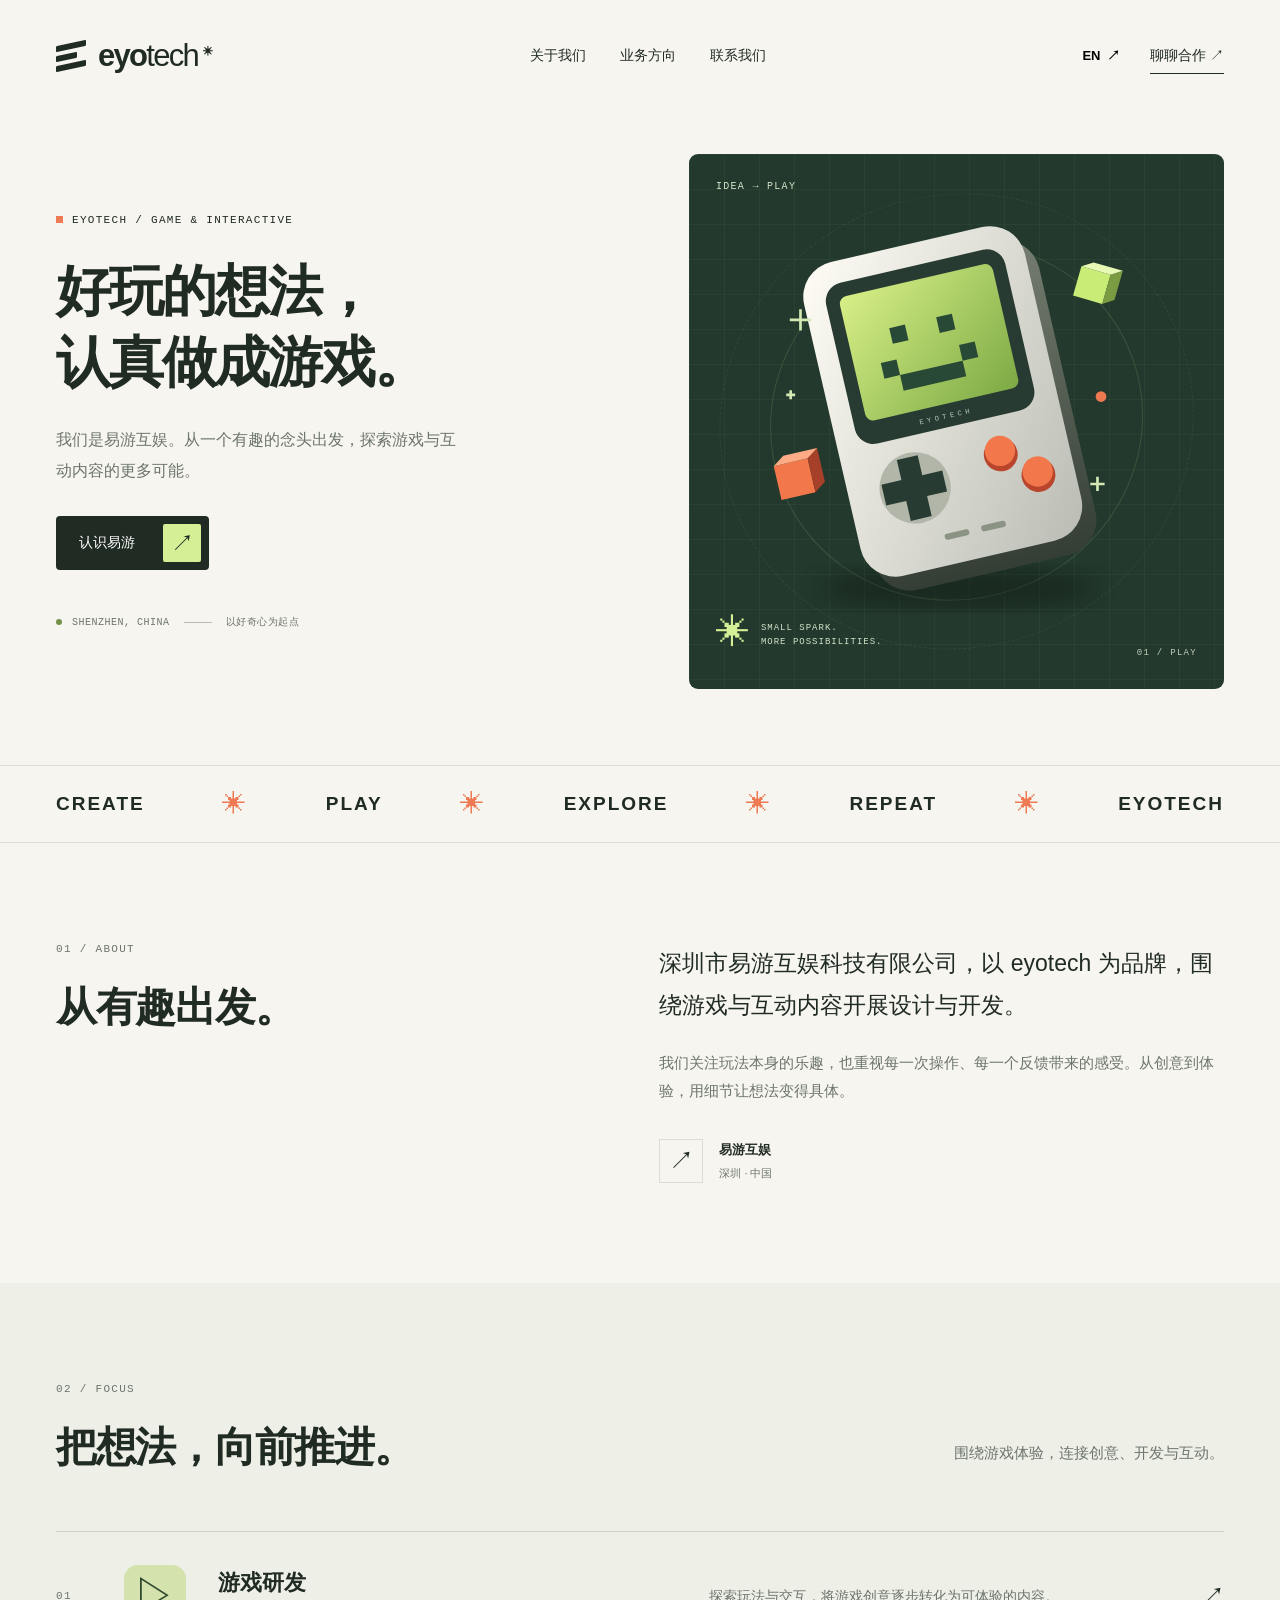
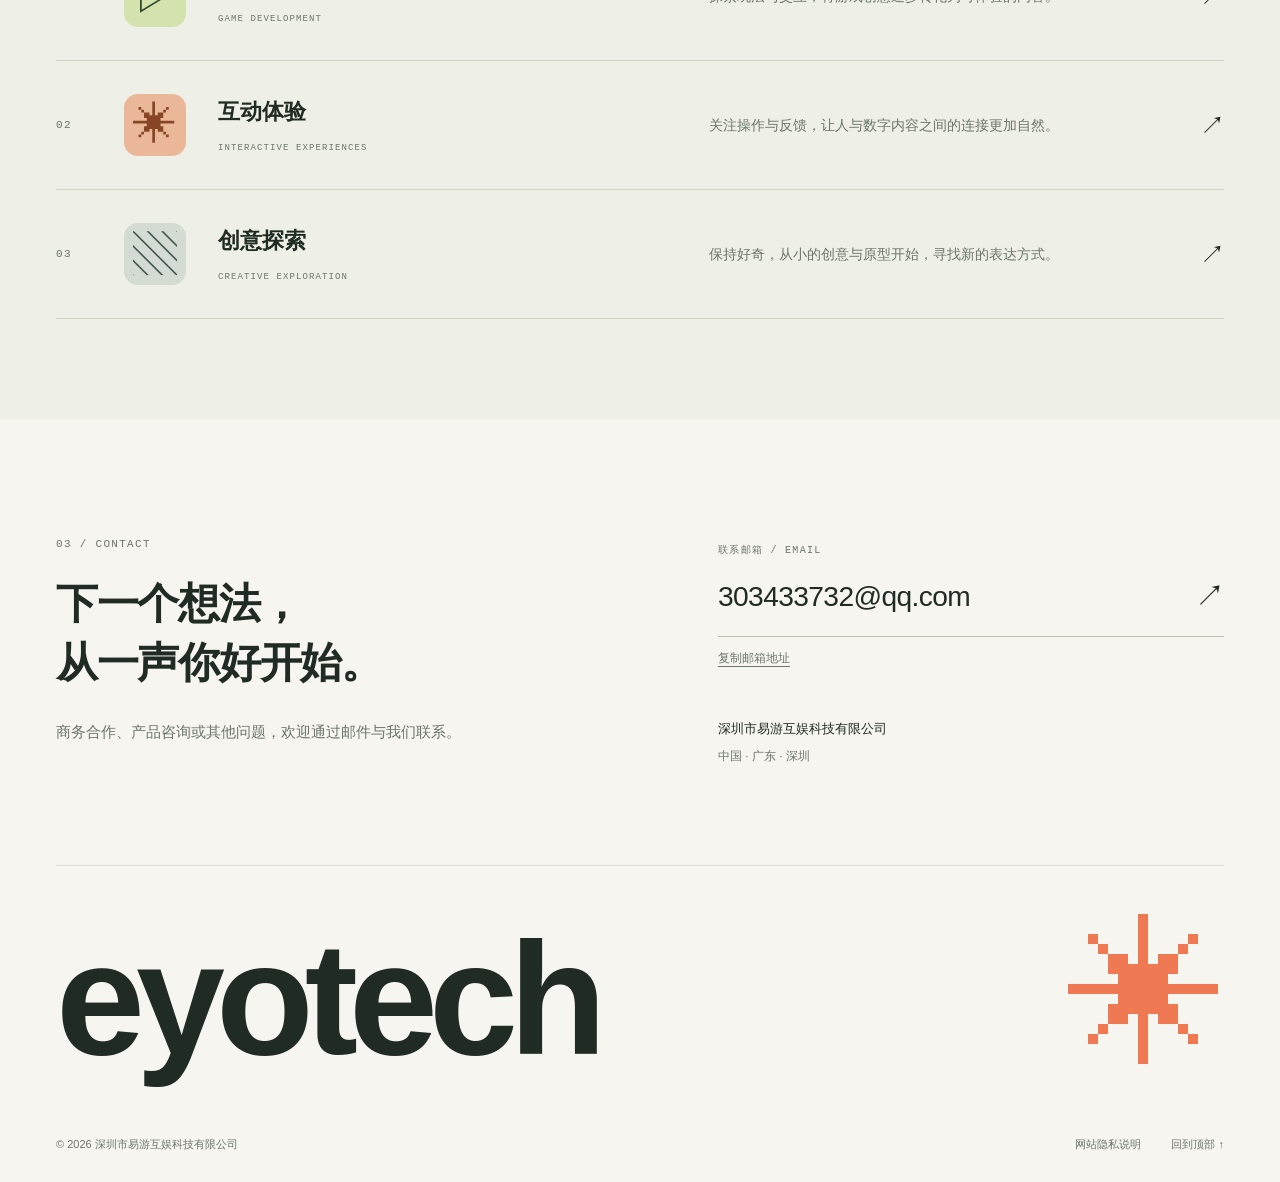
<file: index.html>
<!doctype html>
<html lang="zh-CN">
<head>
  <meta charset="utf-8">
  <meta name="viewport" content="width=device-width, initial-scale=1">
  <meta name="description" content="eyotech · 深圳市易游互娱科技有限公司。专注游戏与互动内容，让好玩的想法成为触手可及的体验。">
  <meta name="theme-color" content="#f6f5ef">
  <title>eyotech · 深圳市易游互娱科技有限公司</title>
  <link rel="icon" href="favicon.svg" type="image/svg+xml">
  <link rel="stylesheet" href="styles.css">
  <script src="site.js" defer></script>
</head>
<body>
  <a class="skip-link" href="#main" data-zh="跳到主要内容" data-en="Skip to content">跳到主要内容</a>
  <header class="header wrap">
    <a class="brand" href="#home" aria-label="eyotech 首页"><span class="brand-mark" aria-hidden="true"><i></i><i></i><i></i></span>eyo<span class="brand-light">tech</span><span class="brand-dot" aria-hidden="true">✳</span></a>
    <nav class="desktop-nav" aria-label="主导航">
      <a href="#about" data-zh="关于我们" data-en="About us">关于我们</a>
      <a href="#focus" data-zh="业务方向" data-en="Our focus">业务方向</a>
      <a href="#contact" data-zh="联系我们" data-en="Contact">联系我们</a>
    </nav>
    <div class="header-actions"><button class="lang-switch" type="button" aria-label="Switch to English">EN <span aria-hidden="true">↗</span></button><a class="nav-contact" href="mailto:303433732@qq.com" data-zh="聊聊合作 ↗" data-en="Let's talk ↗">聊聊合作 ↗</a></div>
  </header>
  <main id="main">
    <section class="hero wrap" id="home" aria-labelledby="hero-title">
      <div class="hero-copy">
        <p class="eyebrow"><span class="tiny-square"></span> EYOTECH / GAME & INTERACTIVE</p>
        <h1 id="hero-title"><span data-zh="好玩的想法，" data-en="Good ideas.">好玩的想法，</span><br><span class="hero-line" data-zh="认真做成游戏。" data-en="Made to play.">认真做成游戏。</span></h1>
        <p class="hero-description" data-zh="我们是易游互娱。从一个有趣的念头出发，探索游戏与互动内容的更多可能。" data-en="We are eyotech. Starting with a spark of curiosity, we explore what games and interactive experiences can become.">我们是易游互娱。从一个有趣的念头出发，探索游戏与互动内容的更多可能。</p>
        <a class="primary-button" href="#about"><span data-zh="认识易游" data-en="Meet eyotech">认识易游</span><span class="button-arrow" aria-hidden="true">↗</span></a>
        <div class="hero-caption"><span class="status-dot"></span><span>SHENZHEN, CHINA</span><span class="caption-rule"></span><span data-zh="以好奇心为起点" data-en="Built on curiosity">以好奇心为起点</span></div>
      </div>
      <div class="hero-art" role="img" aria-label="由游戏按键、像素方块和轨道构成的抽象游戏插画">
        <div class="art-grid"></div><div class="art-circle"></div>
        <div class="art-label">IDEA → PLAY</div>
        <svg class="game-art" viewBox="0 0 600 600" aria-hidden="true">
          <defs><linearGradient id="body" x1="0" y1="0" x2="1" y2="1"><stop stop-color="#fffdf5"/><stop offset="1" stop-color="#babcb3"/></linearGradient><linearGradient id="edge" x1="0" y1="0" x2="0" y2="1"><stop stop-color="#777e71"/><stop offset="1" stop-color="#343e35"/></linearGradient><linearGradient id="screen" x1="0" y1="0" x2="1" y2="1"><stop stop-color="#d8ef87"/><stop offset="1" stop-color="#7caa45"/></linearGradient><filter id="shadow"><feGaussianBlur stdDeviation="14"/></filter></defs>
          <ellipse cx="302" cy="487" rx="156" ry="23" fill="#000" opacity=".28" filter="url(#shadow)"/>
          <g transform="rotate(-13 300 300)">
            <rect x="175" y="113" width="254" height="361" rx="40" fill="url(#edge)"/>
            <rect x="163" y="94" width="254" height="361" rx="40" fill="url(#body)"/>
            <rect x="187" y="119" width="206" height="185" rx="21" fill="#283b32"/>
            <rect x="202" y="135" width="176" height="143" rx="9" fill="url(#screen)"/>
            <g fill="#284936"><rect x="250" y="181" width="18" height="18"/><rect x="304" y="181" width="18" height="18"/><rect x="232" y="217" width="18" height="18"/><rect x="322" y="217" width="18" height="18"/><rect x="250" y="235" width="72" height="18"/></g>
            <text x="290" y="294" text-anchor="middle" fill="#bdc9b9" font-family="monospace" font-size="8" letter-spacing="4">EYOTECH</text>
            <circle cx="238" cy="362" r="40" fill="#b1b6a9"/><path d="M225 327h24v23h23v24h-23v23h-24v-23h-23v-24h23z" fill="#283b32"/>
            <circle cx="340" cy="347" r="19" fill="#b9452d"/><circle cx="340" cy="343" r="17" fill="#f2784c"/>
            <circle cx="376" cy="379" r="19" fill="#b9452d"/><circle cx="376" cy="375" r="17" fill="#f2784c"/>
            <rect x="258" y="420" width="28" height="7" rx="3" fill="#8b9385"/><rect x="300" y="420" width="28" height="7" rx="3" fill="#8b9385"/>
          </g>
          <g transform="translate(440 126) rotate(16)"><path d="M0 0h34v34H0z" fill="#c8ec75"/><path d="m34 0 12-8v34L34 34z" fill="#7b9b43"/><path d="m0 0 12-8h34L34 0z" fill="#e7f8b5"/></g>
          <g transform="translate(95 350) rotate(-13)"><path d="M0 0h39v39H0z" fill="#f2784c"/><path d="m39 0 13-9v39l-13 9z" fill="#a64028"/><path d="m0 0 13-9h39L39 0z" fill="#ffac86"/></g>
          <path d="M125 174v24m-12-12h24M458 362v16m-8-8h16M114 265v10m-5-5h10" stroke="#d4e8b4" stroke-width="3"/>
          <circle cx="462" cy="272" r="6" fill="#ed7950"/>
        </svg>
        <div class="art-note"><span class="art-cross">✳</span><span>SMALL SPARK.<br>MORE POSSIBILITIES.</span></div><span class="art-index">01 / PLAY</span>
      </div>
    </section>
    <div class="ticker" aria-hidden="true"><div class="wrap ticker-content"><span>CREATE</span><b>✳</b><span>PLAY</span><b>✳</b><span>EXPLORE</span><b>✳</b><span>REPEAT</span><b>✳</b><span>EYOTECH</span></div></div>
    <section class="about wrap section" id="about" aria-labelledby="about-title">
      <div class="section-heading"><span class="section-number">01 / ABOUT</span><h2 id="about-title" data-zh="从有趣出发。" data-en="It starts with play.">从有趣出发。</h2></div>
      <div class="about-body"><p class="large-copy" data-zh="深圳市易游互娱科技有限公司，以 eyotech 为品牌，围绕游戏与互动内容开展设计与开发。" data-en="eyotech is the brand of 深圳市易游互娱科技有限公司, a Shenzhen-based company working in games and interactive content.">深圳市易游互娱科技有限公司，以 eyotech 为品牌，围绕游戏与互动内容开展设计与开发。</p><p class="muted-copy" data-zh="我们关注玩法本身的乐趣，也重视每一次操作、每一个反馈带来的感受。从创意到体验，用细节让想法变得具体。" data-en="We care about the fun at the heart of an idea, and how every interaction feels. Thoughtful details turn a creative spark into something you can experience.">我们关注玩法本身的乐趣，也重视每一次操作、每一个反馈带来的感受。从创意到体验，用细节让想法变得具体。</p><div class="company-stamp"><span class="stamp-icon" aria-hidden="true">↗</span><div><strong data-zh="易游互娱" data-en="eyotech">易游互娱</strong><span data-zh="深圳 · 中国" data-en="Shenzhen · China">深圳 · 中国</span></div></div></div>
    </section>
    <section class="focus-section" id="focus" aria-labelledby="focus-title"><div class="wrap section">
      <div class="focus-top"><div class="section-heading"><span class="section-number">02 / FOCUS</span><h2 id="focus-title" data-zh="把想法，向前推进。" data-en="Ideas, brought to life.">把想法，向前推进。</h2></div><p class="muted-copy" data-zh="围绕游戏体验，连接创意、开发与互动。" data-en="Connecting ideas, development and interaction through play.">围绕游戏体验，连接创意、开发与互动。</p></div>
      <div class="focus-list">
        <article class="focus-row"><span class="focus-no">01</span><div class="focus-icon icon-play" aria-hidden="true">▷</div><div class="focus-title"><h3 data-zh="游戏研发" data-en="Game development">游戏研发</h3><span>GAME DEVELOPMENT</span></div><p data-zh="探索玩法与交互，将游戏创意逐步转化为可体验的内容。" data-en="Exploring mechanics and interactions, bringing game ideas into playable form.">探索玩法与交互，将游戏创意逐步转化为可体验的内容。</p><span class="row-arrow" aria-hidden="true">↗</span></article>
        <article class="focus-row"><span class="focus-no">02</span><div class="focus-icon icon-cross" aria-hidden="true">✳</div><div class="focus-title"><h3 data-zh="互动体验" data-en="Interactive experiences">互动体验</h3><span>INTERACTIVE EXPERIENCES</span></div><p data-zh="关注操作与反馈，让人与数字内容之间的连接更加自然。" data-en="Focusing on input and feedback to create a natural connection with digital content.">关注操作与反馈，让人与数字内容之间的连接更加自然。</p><span class="row-arrow" aria-hidden="true">↗</span></article>
        <article class="focus-row"><span class="focus-no">03</span><div class="focus-icon icon-block" aria-hidden="true">▧</div><div class="focus-title"><h3 data-zh="创意探索" data-en="Creative exploration">创意探索</h3><span>CREATIVE EXPLORATION</span></div><p data-zh="保持好奇，从小的创意与原型开始，寻找新的表达方式。" data-en="Staying curious, starting with small ideas and prototypes to discover new forms of expression.">保持好奇，从小的创意与原型开始，寻找新的表达方式。</p><span class="row-arrow" aria-hidden="true">↗</span></article>
      </div>
    </div></section>
    <section class="contact wrap section" id="contact" aria-labelledby="contact-title"><div><span class="section-number">03 / CONTACT</span><h2 id="contact-title"><span data-zh="下一个想法，" data-en="Your next idea.">下一个想法，</span><br><span data-zh="从一声你好开始。" data-en="Starts with hello.">从一声你好开始。</span></h2><p class="muted-copy" data-zh="商务合作、产品咨询或其他问题，欢迎通过邮件与我们联系。" data-en="For business enquiries, product questions or other matters, get in touch by email.">商务合作、产品咨询或其他问题，欢迎通过邮件与我们联系。</p></div><div class="contact-details"><span class="email-label" data-zh="联系邮箱 / EMAIL" data-en="GET IN TOUCH / EMAIL">联系邮箱 / EMAIL</span><a class="email-link" href="mailto:303433732@qq.com">303433732@qq.com <span aria-hidden="true">↗</span></a><button class="copy-email" type="button" data-zh="复制邮箱地址" data-en="Copy email address">复制邮箱地址</button><div class="contact-company"><strong>深圳市易游互娱科技有限公司</strong><span data-zh="中国 · 广东 · 深圳" data-en="Shenzhen, Guangdong, China">中国 · 广东 · 深圳</span></div></div></section>
  </main>
  <footer class="footer wrap"><a class="footer-brand" href="#home">eyotech<span>✳</span></a><div class="footer-bottom"><span>© 2026 深圳市易游互娱科技有限公司</span><div><a href="privacy.html" data-zh="网站隐私说明" data-en="Website privacy notice">网站隐私说明</a><a href="#home" data-zh="回到顶部 ↑" data-en="Back to top ↑">回到顶部 ↑</a></div></div></footer>
  <div class="toast" role="status" aria-live="polite"></div>
</body>
</html>
</file>
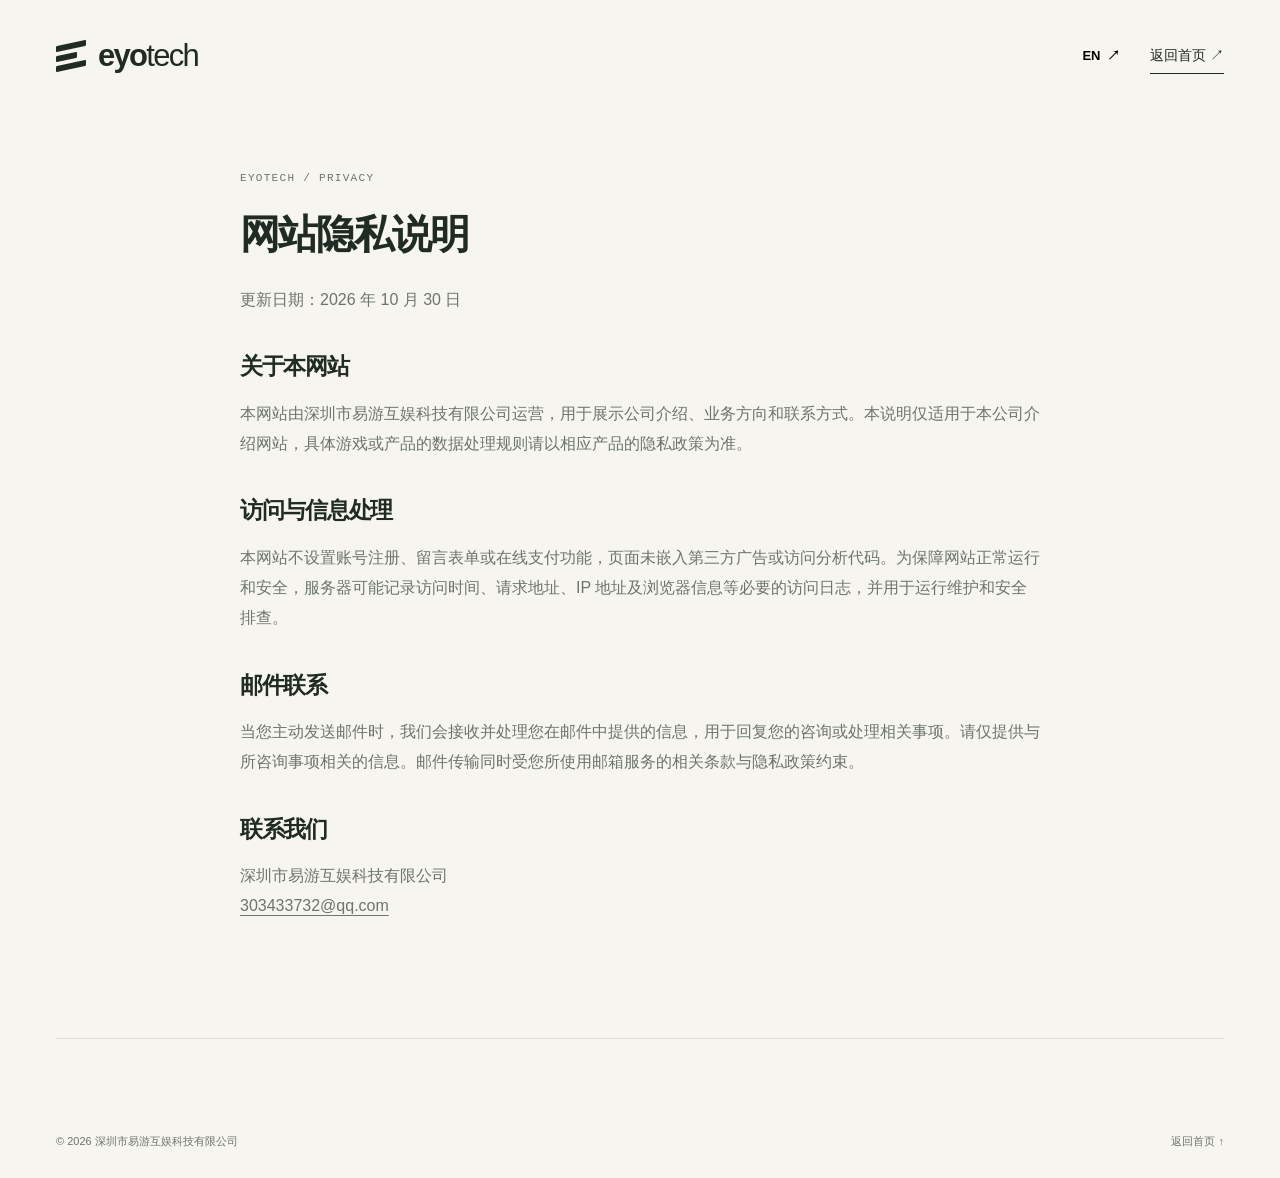
<file: privacy.html>
<!doctype html>
<html lang="zh-CN"><head><meta charset="utf-8"><meta name="viewport" content="width=device-width,initial-scale=1"><meta name="description" content="eyotech 公司网站隐私说明"><meta name="theme-color" content="#f6f5ef"><title>网站隐私说明 · eyotech</title><link rel="icon" href="favicon.svg" type="image/svg+xml"><link rel="stylesheet" href="styles.css"><script src="site.js" defer></script></head><body>
<a class="skip-link" href="#main" data-zh="跳到主要内容" data-en="Skip to content">跳到主要内容</a>
<header class="header wrap"><a class="brand" href="index.html" aria-label="eyotech 首页"><span class="brand-mark" aria-hidden="true"><i></i><i></i><i></i></span>eyo<span class="brand-light">tech</span></a><div class="header-actions"><button class="lang-switch" type="button" aria-label="Switch to English">EN <span aria-hidden="true">↗</span></button><a class="nav-contact" href="index.html" data-zh="返回首页 ↗" data-en="Back to home ↗">返回首页 ↗</a></div></header>
<main class="privacy-page wrap section" id="main"><span class="section-number">EYOTECH / PRIVACY</span><h1 data-zh="网站隐私说明" data-en="Website privacy notice">网站隐私说明</h1><p data-zh="更新日期：2026 年 10 月 30 日" data-en="Last updated: October 30, 2026">更新日期：2026 年 10 月 30 日</p>
<h2 data-zh="关于本网站" data-en="About this website">关于本网站</h2><p data-zh="本网站由深圳市易游互娱科技有限公司运营，用于展示公司介绍、业务方向和联系方式。本说明仅适用于本公司介绍网站，具体游戏或产品的数据处理规则请以相应产品的隐私政策为准。" data-en="This website is operated by 深圳市易游互娱科技有限公司 (eyotech) to present company information, areas of focus and contact details. This notice applies only to this company website. Individual games and products have their own applicable privacy policies.">本网站由深圳市易游互娱科技有限公司运营，用于展示公司介绍、业务方向和联系方式。本说明仅适用于本公司介绍网站，具体游戏或产品的数据处理规则请以相应产品的隐私政策为准。</p>
<h2 data-zh="访问与信息处理" data-en="Visits and information handling">访问与信息处理</h2><p data-zh="本网站不设置账号注册、留言表单或在线支付功能，页面未嵌入第三方广告或访问分析代码。为保障网站正常运行和安全，服务器可能记录访问时间、请求地址、IP 地址及浏览器信息等必要的访问日志，并用于运行维护和安全排查。" data-en="This website has no account registration, enquiry submission form or online payment functionality. Its pages do not embed third-party advertising or analytics code. The server may record necessary access logs, such as visit time, requested URL, IP address and browser information, for site operation, maintenance and security.">本网站不设置账号注册、留言表单或在线支付功能，页面未嵌入第三方广告或访问分析代码。为保障网站正常运行和安全，服务器可能记录访问时间、请求地址、IP 地址及浏览器信息等必要的访问日志，并用于运行维护和安全排查。</p>
<h2 data-zh="邮件联系" data-en="Contact by email">邮件联系</h2><p data-zh="当您主动发送邮件时，我们会接收并处理您在邮件中提供的信息，用于回复您的咨询或处理相关事项。请仅提供与所咨询事项相关的信息。邮件传输同时受您所使用邮箱服务的相关条款与隐私政策约束。" data-en="If you choose to email us, we receive and use the information you provide to respond to your enquiry or address the relevant matter. Please provide only information relevant to your enquiry. Email transmission is also subject to the terms and privacy policies of the email services used.">当您主动发送邮件时，我们会接收并处理您在邮件中提供的信息，用于回复您的咨询或处理相关事项。请仅提供与所咨询事项相关的信息。邮件传输同时受您所使用邮箱服务的相关条款与隐私政策约束。</p>
<h2 data-zh="联系我们" data-en="Contact us">联系我们</h2><p>深圳市易游互娱科技有限公司<br><a href="mailto:303433732@qq.com">303433732@qq.com</a></p></main>
<footer class="footer wrap"><div class="footer-bottom"><span>© 2026 深圳市易游互娱科技有限公司</span><a href="index.html" data-zh="返回首页 ↑" data-en="Back to home ↑">返回首页 ↑</a></div></footer><div class="toast" role="status" aria-live="polite"></div></body></html>
</file>
<file: styles.css>
@charset "UTF-8";
:root{--paper:#f6f5ef;--ink:#202b23;--muted:#6c756c;--line:#dcded4;--green:#d5ef96;--orange:#ee7952;--dark:#23392d;--font:Inter,"Segoe UI","PingFang SC","Microsoft YaHei",sans-serif}
*{box-sizing:border-box}html{scroll-behavior:smooth;scroll-padding-top:32px}body{margin:0;background:var(--paper);color:var(--ink);font-family:var(--font);-webkit-font-smoothing:antialiased}a{color:inherit;text-decoration:none}button{font:inherit;cursor:pointer}a:focus-visible,button:focus-visible{outline:3px solid var(--orange);outline-offset:5px}.wrap{width:min(1280px,calc(100% - 112px));margin-inline:auto}.skip-link{position:fixed;z-index:10;top:-100px;background:var(--green);padding:12px}.skip-link:focus{top:10px}.header{height:112px;display:flex;align-items:center;justify-content:space-between;gap:36px}.brand{display:flex;align-items:center;font-size:31px;font-weight:800;letter-spacing:-1.7px}.brand-light{font-weight:500}.brand-dot{font-size:10px;align-self:flex-start;margin:8px 0 0 5px;letter-spacing:0}.brand-mark{width:30px;display:grid;gap:4px;margin-right:12px;transform:skewY(-12deg)}.brand-mark i{height:6px;background:var(--ink);border-radius:1px}.brand-mark i:nth-child(2){width:21px}.desktop-nav{display:flex;gap:34px;font-size:14px}.desktop-nav a,.footer a{transition:color .2s}.desktop-nav a:hover,.footer a:hover{color:#bd4c2a}.header-actions{display:flex;align-items:center;gap:30px}.lang-switch{border:0;background:none;padding:8px 0;font-size:13px;font-weight:650}.lang-switch span{margin-left:3px}.nav-contact{font-size:14px;border-bottom:1px solid var(--ink);padding:8px 0}.hero{display:grid;grid-template-columns:1.08fr 1fr;gap:55px;padding:42px 0 76px;align-items:center}.eyebrow,.section-number,.hero-caption,.art-label,.art-note,.art-index,.focus-no,.email-label{font-family:"SFMono-Regular",Consolas,monospace;font-size:11px;font-weight:500;letter-spacing:1.3px}.eyebrow{display:flex;align-items:center;gap:9px;margin:0 0 30px}.tiny-square{width:7px;height:7px;background:var(--orange)}h1{font-size:clamp(38px,4.3vw,65px);line-height:1.3;letter-spacing:-2px;font-weight:750;margin:0 0 25px}.hero-line{white-space:nowrap}.hero-description{max-width:410px;font-size:16px;line-height:1.95;color:var(--muted);margin:0 0 30px}.primary-button{display:inline-flex;align-items:center;gap:28px;padding:8px 8px 8px 23px;min-height:54px;background:var(--ink);color:white;border-radius:4px;font-size:14px;transition:transform .2s,background .2s}.primary-button:hover{background:#374d3b;transform:translateY(-2px)}.button-arrow{width:38px;height:38px;display:grid;place-items:center;background:var(--green);color:var(--ink);border-radius:2px;font-size:23px}.hero-caption{display:flex;gap:10px;align-items:center;margin-top:45px;font-size:10px;color:var(--muted);letter-spacing:.5px}.status-dot{width:6px;height:6px;border-radius:50%;background:#74914b}.caption-rule{width:28px;height:1px;background:#b8bdb0;margin:0 4px}.hero-art{position:relative;aspect-ratio:1/1;min-height:380px;overflow:hidden;background:var(--dark);border-radius:9px}.art-grid{position:absolute;inset:0;background-image:linear-gradient(#c6eaa00b 1px,transparent 1px),linear-gradient(90deg,#c6eaa00b 1px,transparent 1px);background-size:35px 35px}.art-circle{position:absolute;inset:15%;border:1px solid #c7e79a25;border-radius:50%;transform:rotate(-20deg) scaleY(.95)}.art-circle:after{content:"";position:absolute;inset:-14%;border:1px dashed #c7e79a16;border-radius:50%}.art-label{position:absolute;left:27px;top:27px;color:#d4e3ca;font-size:10px}.game-art{position:absolute;inset:0;width:100%;height:100%;transition:transform .6s}.hero-art:hover .game-art{transform:translateY(-5px) rotate(1deg)}.art-note{display:flex;align-items:center;gap:10px;position:absolute;left:27px;bottom:27px;color:#d4e3ca;font-size:9px;line-height:1.6;letter-spacing:1px}.art-cross{font-size:34px;color:var(--green)}.art-index{position:absolute;right:27px;bottom:31px;color:#c2cdb9;font-size:9px}.ticker{border-top:1px solid var(--line);border-bottom:1px solid var(--line);overflow:hidden}.ticker-content{display:flex;align-items:center;justify-content:space-between;gap:28px;padding:24px 0;font-size:19px;font-weight:550;letter-spacing:2px}.ticker b{color:var(--orange);font-size:24px;font-weight:400}.section{padding-top:100px;padding-bottom:100px}.about{display:grid;grid-template-columns:1fr 1.1fr;gap:90px}.section-number{display:block;color:var(--muted);margin-bottom:24px;font-size:11px}h2{font-size:clamp(29px,3.2vw,44px);font-weight:650;letter-spacing:-1.3px;line-height:1.4;margin:0}.large-copy{font-size:23px;line-height:1.8;margin:0 0 23px;font-weight:500}.muted-copy{font-size:15px;line-height:1.9;color:var(--muted);margin:0}.company-stamp{display:flex;align-items:center;gap:16px;margin-top:33px}.stamp-icon{width:44px;height:44px;display:grid;place-items:center;border:1px solid var(--line);font-size:25px}.company-stamp strong,.company-stamp span:not(.stamp-icon){display:block;font-size:13px}.company-stamp div>span{margin-top:7px;color:var(--muted);font-size:11px!important}.focus-section{background:#eeefe6}.focus-top{display:flex;justify-content:space-between;align-items:flex-end;gap:45px;margin-bottom:55px}.focus-top>.muted-copy{max-width:280px;padding-bottom:9px}.focus-row{display:grid;grid-template-columns:42px 68px minmax(190px,1fr) minmax(180px,1fr) 24px;gap:26px;align-items:center;border-top:1px solid #cfd3c4;padding:33px 0}.focus-row:last-child{border-bottom:1px solid #cfd3c4}.focus-no{color:var(--muted)}.focus-icon{height:62px;width:62px;display:grid;place-items:center;font-size:44px;border-radius:14px}.icon-play{background:#d4e3ae;color:#314a2f}.icon-cross{background:#eab899;color:#874727}.icon-block{background:#d4dbd3;color:#40524b}.focus-title h3{font-weight:600;font-size:22px;margin:0 0 9px}.focus-title>span{font-family:Consolas,monospace;font-size:9px;letter-spacing:1.1px;color:var(--muted)}.focus-row p{font-size:14px;color:var(--muted);line-height:1.9;margin:0}.row-arrow{font-size:25px}.contact{display:grid;grid-template-columns:1.15fr 1fr;gap:80px;align-items:center}.contact h2{font-size:clamp(30px,3.3vw,46px);margin-bottom:25px}.contact>div>.muted-copy{max-width:420px}.contact-details{padding-top:20px}.email-label{color:var(--muted);font-size:10px}.email-link{display:flex;align-items:center;justify-content:space-between;gap:12px;border-bottom:1px solid #b8c0ae;font-size:clamp(20px,2.2vw,29px);padding:19px 0;letter-spacing:-.6px}.email-link>span{font-size:30px}.copy-email{border:0;background:none;padding:13px 0;color:var(--muted);font-size:12px;text-decoration:underline;text-underline-offset:4px}.contact-company{display:flex;flex-direction:column;gap:10px;margin-top:40px;font-size:13px}.contact-company strong{font-weight:500}.contact-company span{font-size:12px;color:var(--muted)}.footer{padding-top:45px;padding-bottom:26px;border-top:1px solid var(--line)}.footer-brand{display:flex;align-items:center;justify-content:space-between;font-size:clamp(60px,12.5vw,170px);font-weight:650;letter-spacing:-9px;line-height:1.1}.footer-brand span{color:var(--orange);font-weight:400;letter-spacing:-4px}.footer-bottom{display:flex;justify-content:space-between;gap:24px;font-size:11px;color:var(--muted);margin-top:48px;line-height:1.8}.footer-bottom>div{display:flex;gap:30px}.toast{position:fixed;bottom:25px;left:50%;transform:translate(-50%,15px);background:var(--ink);color:white;padding:13px 22px;border-radius:5px;font-size:14px;opacity:0;pointer-events:none;transition:.2s;z-index:20}.toast.visible{opacity:1;transform:translate(-50%,0)}.privacy-page{max-width:800px;min-height:65vh;padding-top:60px}.privacy-page h1{font-size:40px}.privacy-page h2{font-size:23px;margin:35px 0 12px}.privacy-page p{line-height:1.9;color:var(--muted)}.privacy-page a{text-decoration:underline;text-underline-offset:4px}
@media(min-width:1600px){.hero{gap:90px}.hero-art{max-height:580px}.hero{padding-bottom:86px}}
@media(max-width:1100px){.wrap{width:calc(100% - 64px)}.hero{gap:30px}.hero-art{min-height:330px}h1{font-size:43px}.desktop-nav{gap:23px}.header-actions{gap:20px}.about{gap:55px}.focus-row{gap:18px;grid-template-columns:28px 62px 1fr 1fr 20px}.contact{gap:40px}.large-copy{font-size:21px}}
@media(max-width:800px){.header{height:88px;gap:15px}.brand{font-size:28px}.desktop-nav{display:none}.hero{grid-template-columns:1fr;gap:40px;padding-top:24px;padding-bottom:45px}.hero-copy{max-width:600px}.eyebrow{margin-bottom:24px}h1{font-size:clamp(37px,6.6vw,55px);letter-spacing:-1px}.hero-description{max-width:500px}.hero-caption{margin-top:30px}.hero-art{min-height:0;aspect-ratio:1.13;max-width:600px;width:100%}.game-art{inset:-5% 0;width:100%;height:110%}.ticker-content{font-size:14px;gap:25px;min-width:620px;padding:20px 0}.ticker b{font-size:20px}.section{padding-top:65px;padding-bottom:65px}.about,.contact{grid-template-columns:1fr;gap:32px}.large-copy{font-size:21px}.focus-top{display:block;margin-bottom:33px}.focus-top>.muted-copy{max-width:none;margin-top:22px}.focus-row{grid-template-columns:22px 54px 1fr 20px;gap:16px;padding:25px 0}.focus-icon{width:50px;height:50px;font-size:36px}.focus-row p{grid-column:3/5;font-size:13px;margin-top:-3px}.row-arrow{grid-column:4;grid-row:auto}.focus-title h3{font-size:20px}.focus-row>.row-arrow{display:none}.contact-details{padding-top:0}.contact-company{margin-top:27px}.footer{padding-top:32px}.footer-brand{letter-spacing:-5px;font-size:clamp(65px,16vw,120px)}.footer-bottom{margin-top:32px;font-size:10px}.footer-bottom>div{gap:20px}.privacy-page{padding-top:35px}.privacy-page h1{font-size:32px}}
@media(max-width:480px){.wrap{width:calc(100% - 40px)}.header-actions{gap:17px}.nav-contact{font-size:12px}.lang-switch{font-size:12px}.brand{font-size:25px}.brand-mark{width:24px;margin-right:9px;gap:3px}.brand-mark i{height:5px}.brand-mark i:nth-child(2){width:17px}.brand-dot{display:none}.eyebrow{font-size:9px;letter-spacing:.8px}h1{font-size:36px;line-height:1.4}.hero-description{font-size:14px}.hero-caption{font-size:8px;gap:8px}.hero-art{aspect-ratio:1}.art-label{left:20px;top:20px}.art-note{left:20px;bottom:19px;font-size:8px}.art-index{right:20px;bottom:25px}.art-cross{font-size:27px}.section-number{margin-bottom:19px}.large-copy{font-size:19px}.muted-copy{font-size:14px}.focus-row{grid-template-columns:16px 49px 1fr;gap:15px}.focus-title>span{font-size:8px;letter-spacing:.5px}.focus-row p{grid-column:3/4}.footer-bottom{flex-direction:column;gap:14px}.email-link{font-size:22px}.toast{white-space:nowrap}.contact h2{font-size:33px}}
@media(prefers-reduced-motion:reduce){html{scroll-behavior:auto}*,*:before,*:after{transition:none!important;animation:none!important}}
</file>
